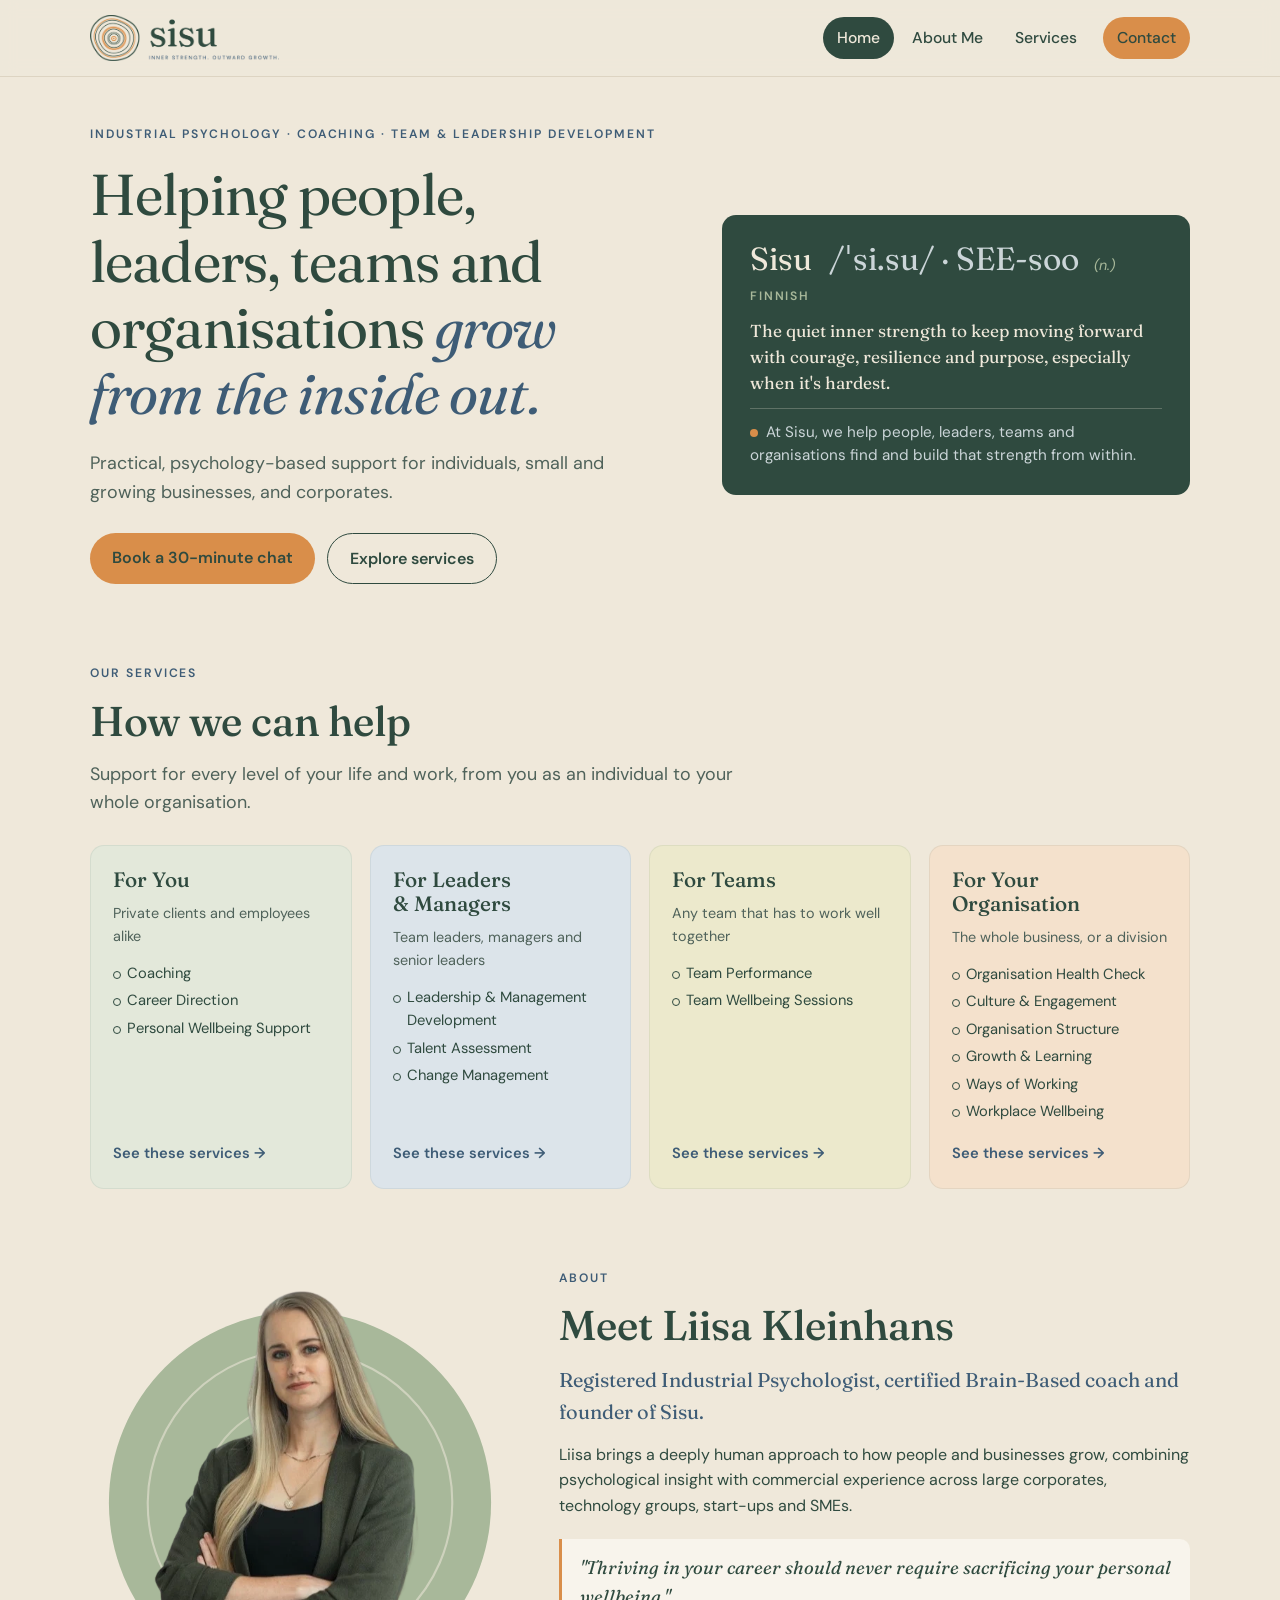
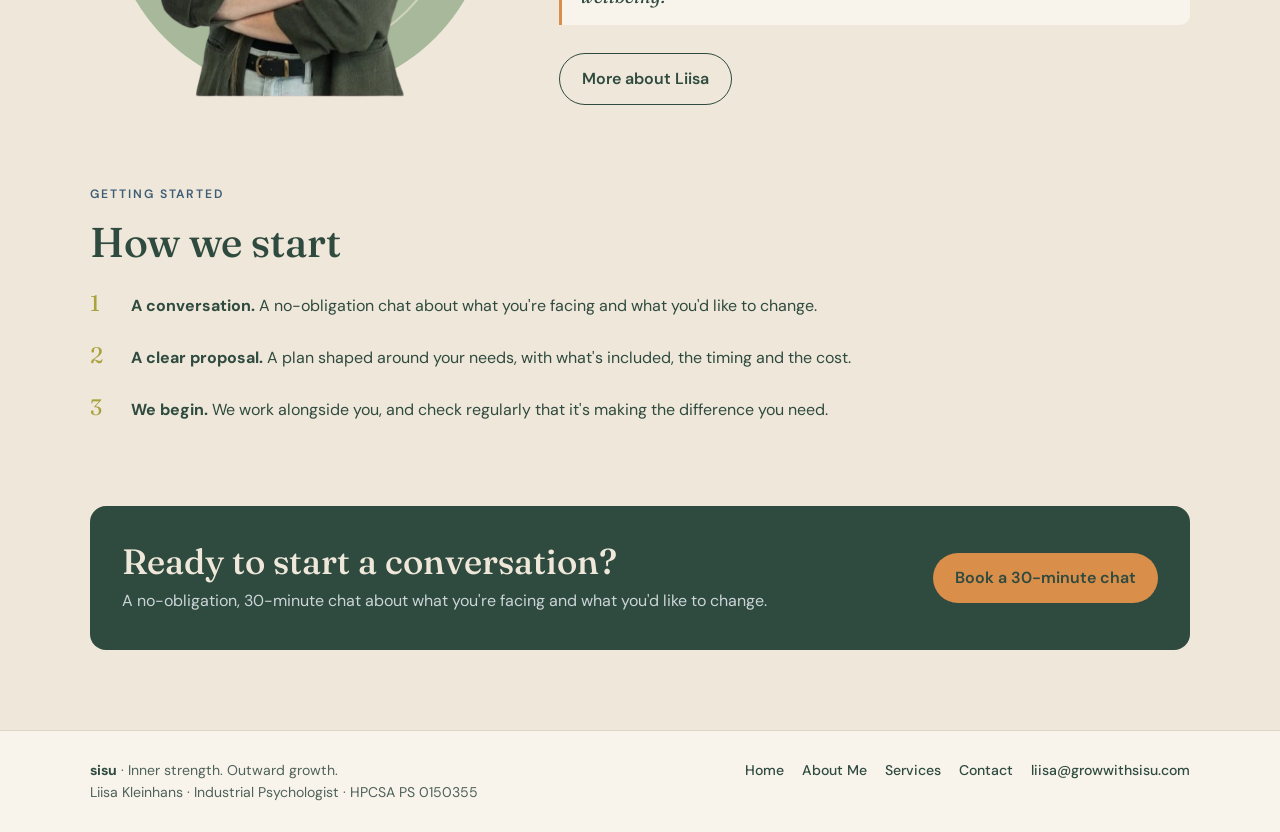
<file: index.html>
<!doctype html>
<html lang="en">
<head>
<meta charset="utf-8">
<meta name="viewport" content="width=device-width,initial-scale=1">
<title>Sisu · Liisa Kleinhans, Industrial Psychologist</title>
<meta name="description" content="Practical, psychology-based support for individuals, leaders, teams and organisations. Coaching, career guidance, team and leadership development.">
<link rel="icon" type="image/svg+xml" href="images/favicon.svg">
<link rel="preconnect" href="https://fonts.googleapis.com">
<link rel="preconnect" href="https://fonts.gstatic.com" crossorigin>
<link rel="stylesheet" href="https://fonts.googleapis.com/css2?family=Fraunces:ital,opsz,wght@0,9..144,400;0,9..144,500;0,9..144,600;1,9..144,400&family=DM+Sans:opsz,wght@9..40,400;9..40,500;9..40,600&display=swap">
<link rel="stylesheet" href="css/style.css">
</head>
<body>
<header class="site-header">
  <div class="wrap">
    <a class="brand-link" href="index.html" aria-label="Sisu home"><img src="images/logo.webp" alt="sisu: Inner strength. Outward growth." width="900" height="219"></a>
    <button class="menu-toggle" aria-expanded="false" aria-controls="menu" aria-label="Open menu">
      <svg viewBox="0 0 24 24" fill="none" stroke="currentColor" stroke-width="2" stroke-linecap="round"><path d="M4 7h16M4 12h16M4 17h16"/></svg>
    </button>
    <nav aria-label="Main"><ul class="menu" id="menu">
      <li><a href="index.html" aria-current="page">Home</a></li><li><a href="about.html">About Me</a></li><li><a href="services.html">Services</a></li><li><a class="menu-cta" href="contact.html#book">Contact</a></li>
    </ul></nav>
  </div>
</header>
<main class="wrap">
<section class="hero">
  <div class="stack" style="gap:18px">
    <div class="eyebrow">Industrial Psychology · Coaching · Team &amp; Leadership Development</div>
    <h1>Helping people, leaders, teams and organisations <em>grow from the inside out.</em></h1>
    <p class="lede">Practical, psychology-based support for individuals, small and growing businesses, and corporates.</p>
    <div class="btn-row">
      <a class="btn" href="contact.html#book">Book a 30-minute chat</a>
      <a class="btn ghost" href="services.html">Explore services</a>
    </div>
  </div>
  <aside class="definition" aria-label="What Sisu means">
    <div class="head">Sisu <span class="pron">/ˈsi.su/ · SEE-soo</span> <span class="pos">(n.)</span></div>
    <div class="src">Finnish</div>
    <p>The quiet inner strength to keep moving forward with courage, resilience and purpose, especially when it's hardest.</p>
    <p class="us"><span class="dot" aria-hidden="true"></span>At Sisu, we help people, leaders, teams and organisations find and build that strength from within.</p>
  </aside>
</section>

<section class="stack" style="gap:28px">
  <div class="stack prose">
    <div class="eyebrow">Our services</div>
    <h2>How we can help</h2>
    <p class="lede">Support for every level of your life and work, from you as an individual to your whole organisation.</p>
  </div>
  <div class="overview">
    <a class="tile" href="services.html#for-you" style="--tile-wash:var(--sage-wash)">
      <h3>For You</h3><span class="who">Private clients and employees alike</span>
      <ul><li>Coaching</li><li>Career Direction</li><li>Personal Wellbeing Support</li></ul>
      <span class="go">See these services →</span>
    </a>
    <a class="tile" href="services.html#for-leaders" style="--tile-wash:var(--lake-wash)">
      <h3>For Leaders &amp; Managers</h3><span class="who">Team leaders, managers and senior leaders</span>
      <ul><li>Leadership &amp; Management Development</li><li>Talent Assessment</li><li>Change Management</li></ul>
      <span class="go">See these services →</span>
    </a>
    <a class="tile" href="services.html#for-teams" style="--tile-wash:var(--moss-wash)">
      <h3>For Teams</h3><span class="who">Any team that has to work well together</span>
      <ul><li>Team Performance</li><li>Team Wellbeing Sessions</li></ul>
      <span class="go">See these services →</span>
    </a>
    <a class="tile" href="services.html#for-organisations" style="--tile-wash:var(--cloud-wash)">
      <h3>For Your Organisation</h3><span class="who">The whole business, or a division</span>
      <ul><li>Organisation Health Check</li><li>Culture &amp; Engagement</li><li>Organisation Structure</li><li>Growth &amp; Learning</li><li>Ways of Working</li><li>Workplace Wellbeing</li></ul>
      <span class="go">See these services →</span>
    </a>
  </div>
</section>

<section class="split">
  <div class="portrait">
    <svg class="portrait-rings" viewBox="0 0 400 400" aria-hidden="true">
      <circle cx="200" cy="215" r="182" fill="#A8B89A"/>
      <path d="M200 70c80 1 146 64 145 146-1 80-66 145-146 144-81-1-145-65-144-146 1-80 65-145 145-144z" fill="none" stroke="#EFE8DA" stroke-width="2" opacity=".55"/>
      <path d="M201 120c53 0 96 43 95 96-1 52-44 95-96 94-53-1-95-44-94-96 1-52 43-95 95-94z" fill="none" stroke="#EFE8DA" stroke-width="2" opacity=".45"/>
    </svg>
    <img src="images/liisa.webp" alt="Liisa Kleinhans, founder of Sisu" width="599" height="600">
  </div>
  <div class="stack about-text">
    <div class="eyebrow">About</div>
    <h2>Meet Liisa Kleinhans</h2>
    <p class="about-lede">Registered Industrial Psychologist, certified Brain-Based coach and founder of Sisu.</p>
    <p>Liisa brings a deeply human approach to how people and businesses grow, combining psychological insight with commercial experience across large corporates, technology groups, start-ups and SMEs.</p>
    <blockquote>"Thriving in your career should never require sacrificing your personal wellbeing."</blockquote>
    <div class="btn-row"><a class="btn ghost" href="about.html">More about Liisa</a></div>
  </div>
</section>

<section class="stack" style="gap:20px">
  <div class="stack prose">
    <div class="eyebrow">Getting started</div>
    <h2>How we start</h2>
  </div>
  <div class="start-steps">
      <div><span class="n">1</span><p><b>A conversation.</b> A no-obligation chat about what you're facing and what you'd like to change.</p></div>
      <div><span class="n">2</span><p><b>A clear proposal.</b> A plan shaped around your needs, with what's included, the timing and the cost.</p></div>
      <div><span class="n">3</span><p><b>We begin.</b> We work alongside you, and check regularly that it's making the difference you need.</p></div>
    </div>
</section>

<section class="band">
  <div>
    <h2>Ready to start a conversation?</h2>
    <p>A no-obligation, 30-minute chat about what you're facing and what you'd like to change.</p>
  </div>
  <a class="btn" href="contact.html#book">Book a 30-minute chat</a>
</section>
</main>
<footer class="site-footer">
  <div class="wrap">
    <div>
      <div><b style="color:var(--pine)">sisu</b> · Inner strength. Outward growth.</div>
      <div>Liisa Kleinhans · Industrial Psychologist · HPCSA PS 0150355</div>
    </div>
    <nav aria-label="Footer">
      <a href="index.html">Home</a><a href="about.html">About Me</a><a href="services.html">Services</a><a href="contact.html">Contact</a>
      <a href="mailto:liisa@growwithsisu.com">liisa@growwithsisu.com</a>
    </nav>
  </div>
</footer>
<script src="js/site.js"></script>
</body>
</html>
</file>
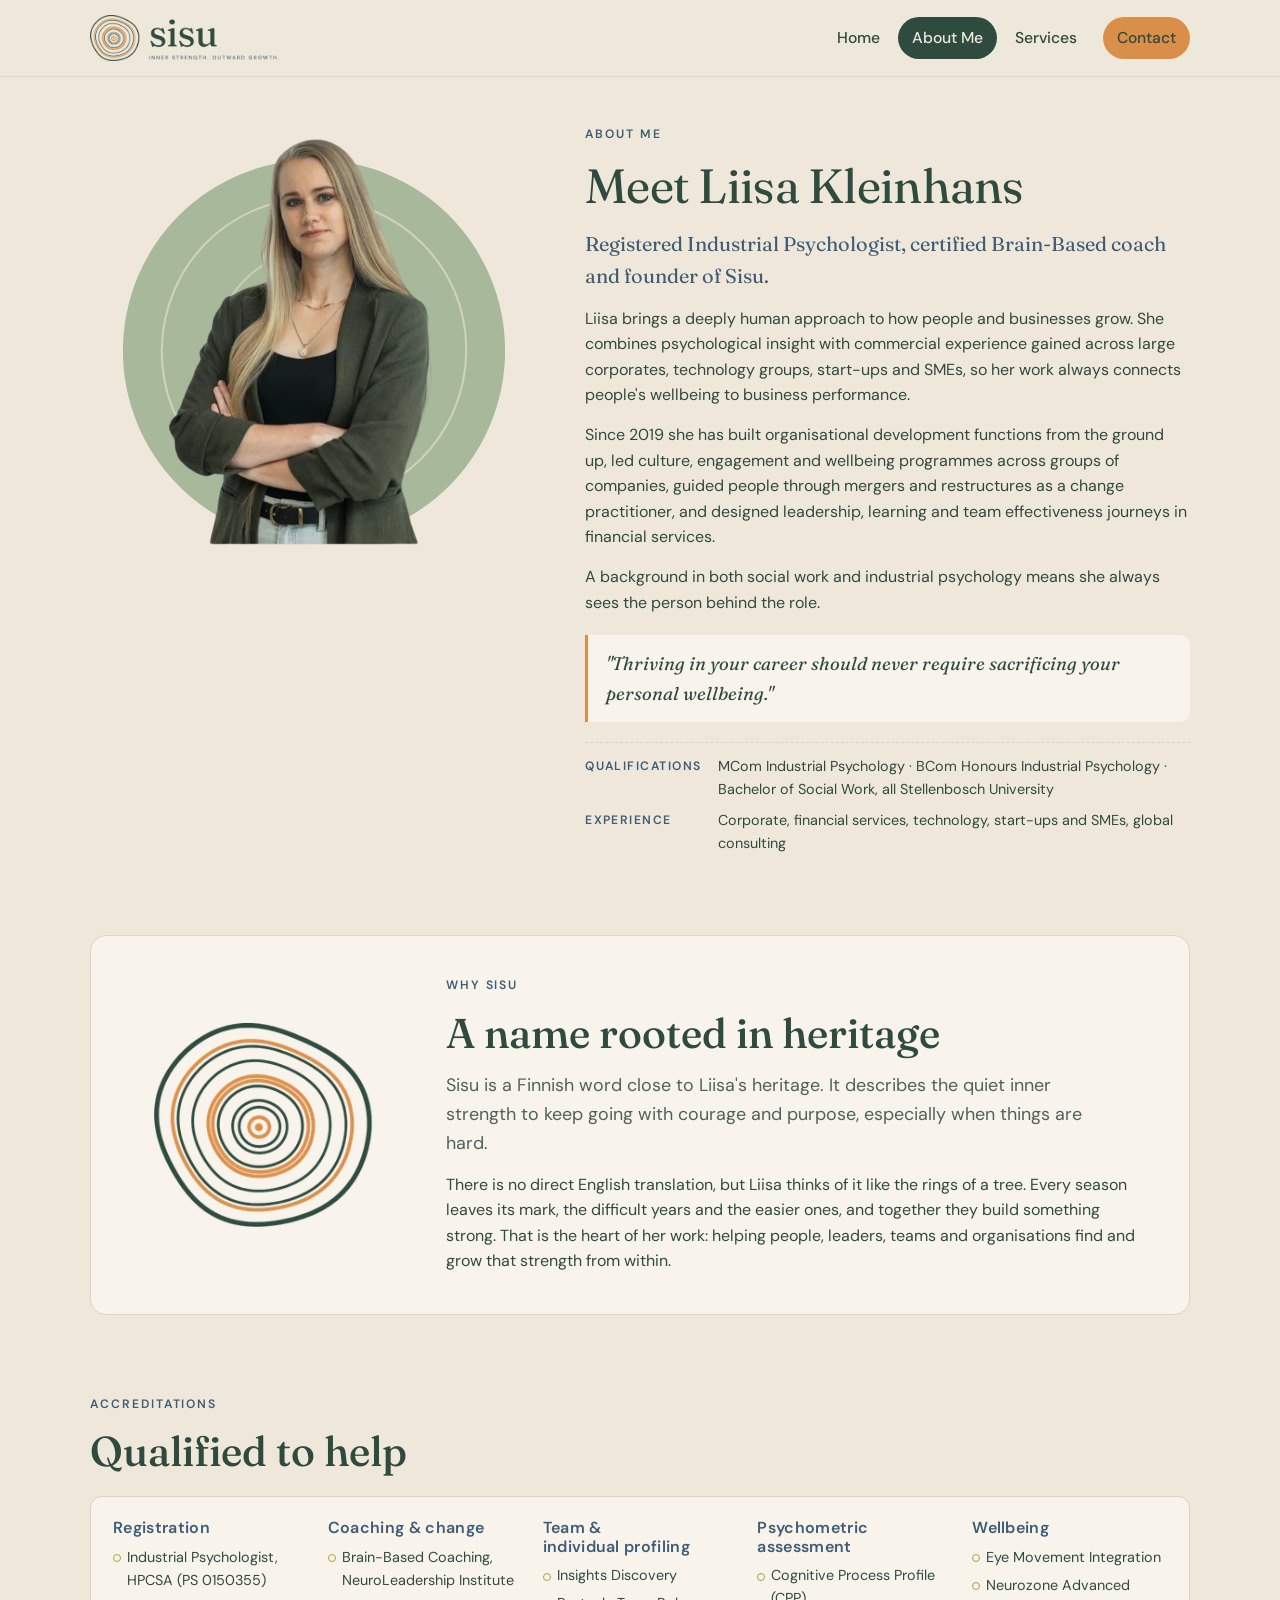
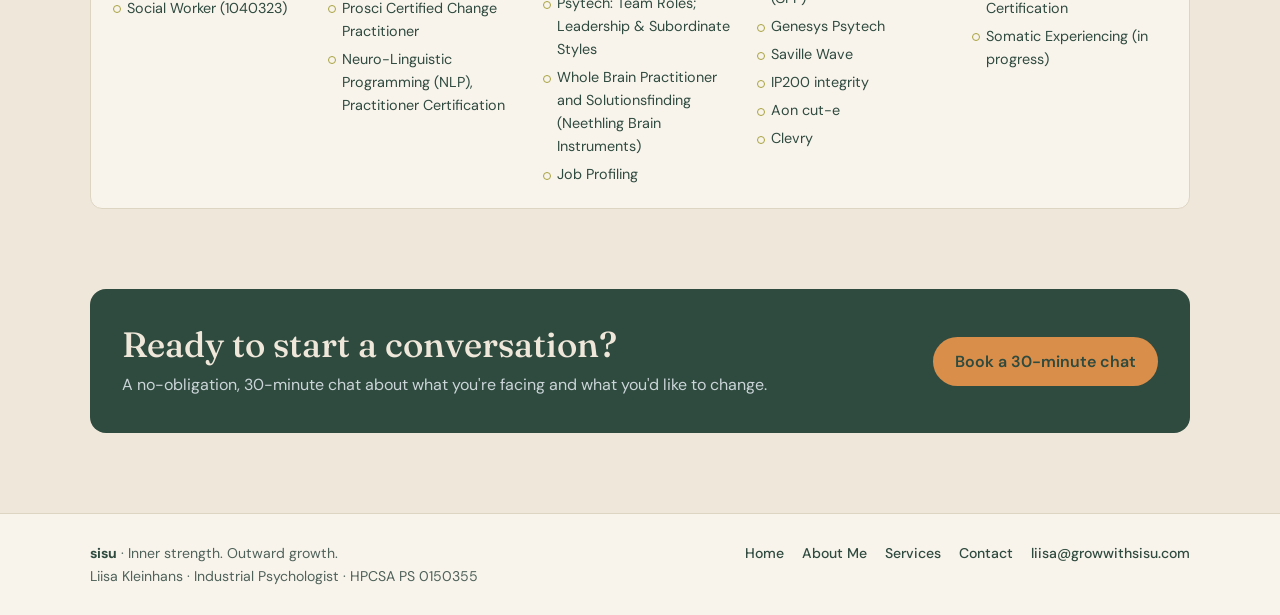
<file: about.html>
<!doctype html>
<html lang="en">
<head>
<meta charset="utf-8">
<meta name="viewport" content="width=device-width,initial-scale=1">
<title>About Liisa Kleinhans · Sisu</title>
<meta name="description" content="Liisa Kleinhans is a registered Industrial Psychologist, certified Brain-Based coach and founder of Sisu.">
<link rel="icon" type="image/svg+xml" href="images/favicon.svg">
<link rel="preconnect" href="https://fonts.googleapis.com">
<link rel="preconnect" href="https://fonts.gstatic.com" crossorigin>
<link rel="stylesheet" href="https://fonts.googleapis.com/css2?family=Fraunces:ital,opsz,wght@0,9..144,400;0,9..144,500;0,9..144,600;1,9..144,400&family=DM+Sans:opsz,wght@9..40,400;9..40,500;9..40,600&display=swap">
<link rel="stylesheet" href="css/style.css">
</head>
<body>
<header class="site-header">
  <div class="wrap">
    <a class="brand-link" href="index.html" aria-label="Sisu home"><img src="images/logo.webp" alt="sisu: Inner strength. Outward growth." width="900" height="219"></a>
    <button class="menu-toggle" aria-expanded="false" aria-controls="menu" aria-label="Open menu">
      <svg viewBox="0 0 24 24" fill="none" stroke="currentColor" stroke-width="2" stroke-linecap="round"><path d="M4 7h16M4 12h16M4 17h16"/></svg>
    </button>
    <nav aria-label="Main"><ul class="menu" id="menu">
      <li><a href="index.html">Home</a></li><li><a href="about.html" aria-current="page">About Me</a></li><li><a href="services.html">Services</a></li><li><a class="menu-cta" href="contact.html#book">Contact</a></li>
    </ul></nav>
  </div>
</header>
<main class="wrap">
<section class="about">
  <div class="portrait">
    <svg class="portrait-rings" viewBox="0 0 400 400" aria-hidden="true">
      <circle cx="200" cy="215" r="182" fill="#A8B89A"/>
      <path d="M200 70c80 1 146 64 145 146-1 80-66 145-146 144-81-1-145-65-144-146 1-80 65-145 145-144z" fill="none" stroke="#EFE8DA" stroke-width="2" opacity=".55"/>
      <path d="M201 120c53 0 96 43 95 96-1 52-44 95-96 94-53-1-95-44-94-96 1-52 43-95 95-94z" fill="none" stroke="#EFE8DA" stroke-width="2" opacity=".45"/>
    </svg>
    <img src="images/liisa.webp" alt="Liisa Kleinhans, founder of Sisu" width="599" height="600">
  </div>
  <div class="stack about-text">
    <div class="eyebrow">About me</div>
    <h1 style="font-size:clamp(2rem,4.6vw,3rem)">Meet Liisa Kleinhans</h1>
    <p class="about-lede">Registered Industrial Psychologist, certified Brain-Based coach and founder of Sisu.</p>
    <p>Liisa brings a deeply human approach to how people and businesses grow. She combines psychological insight with commercial experience gained across large corporates, technology groups, start-ups and SMEs, so her work always connects people's wellbeing to business performance.</p>
    <p>Since 2019 she has built organisational development functions from the ground up, led culture, engagement and wellbeing programmes across groups of companies, guided people through mergers and restructures as a change practitioner, and designed leadership, learning and team effectiveness journeys in financial services.</p>
    <p>A background in both social work and industrial psychology means she always sees the person behind the role.</p>
    <blockquote>"Thriving in your career should never require sacrificing your personal wellbeing."</blockquote>
    <dl class="quals">
      <dt>Qualifications</dt><dd>MCom Industrial Psychology · BCom Honours Industrial Psychology · Bachelor of Social Work, all Stellenbosch University</dd>
      <dt>Experience</dt><dd>Corporate, financial services, technology, start-ups and SMEs, global consulting</dd>
    </dl>
  </div>
</section>

<section class="why">
  <div class="why-mark"><img src="images/rings.webp" alt="" width="237" height="219"></div>
  <div class="stack prose">
    <div class="eyebrow">Why Sisu</div>
    <h2>A name rooted in heritage</h2>
    <p class="lede">Sisu is a Finnish word close to Liisa's heritage. It describes the quiet inner strength to keep going with courage and purpose, especially when things are hard.</p>
    <p>There is no direct English translation, but Liisa thinks of it like the rings of a tree. Every season leaves its mark, the difficult years and the easier ones, and together they build something strong. That is the heart of her work: helping people, leaders, teams and organisations find and grow that strength from within.</p>
  </div>
</section>

<section id="accreditations" class="stack" style="gap:20px">
  <div class="stack prose">
    <div class="eyebrow">Accreditations</div>
    <h2>Qualified to help</h2>
  </div>
  <div class="acc">
    <div><h4>Registration</h4><ul><li>Industrial Psychologist, HPCSA (PS 0150355)</li><li>Social Worker (1040323)</li></ul></div>
    <div><h4>Coaching &amp; change</h4><ul><li>Brain-Based Coaching, NeuroLeadership Institute</li><li>Prosci Certified Change Practitioner</li><li>Neuro-Linguistic Programming (NLP), Practitioner Certification</li></ul></div>
    <div><h4>Team &amp; individual profiling</h4><ul><li>Insights Discovery</li><li>Psytech: Team Roles; Leadership &amp; Subordinate Styles</li><li>Whole Brain Practitioner and Solutionsfinding (Neethling Brain Instruments)</li><li>Job Profiling</li></ul></div>
    <div><h4>Psychometric assessment</h4><ul><li>Cognitive Process Profile (CPP)</li><li>Genesys Psytech</li><li>Saville Wave</li><li>IP200 integrity</li><li>Aon cut-e</li><li>Clevry</li></ul></div>
    <div><h4>Wellbeing</h4><ul><li>Eye Movement Integration</li><li>Neurozone Advanced Certification</li><li>Somatic Experiencing (in progress)</li></ul></div>
  </div>
</section>

<section class="band">
  <div>
    <h2>Ready to start a conversation?</h2>
    <p>A no-obligation, 30-minute chat about what you're facing and what you'd like to change.</p>
  </div>
  <a class="btn" href="contact.html#book">Book a 30-minute chat</a>
</section>
</main>
<footer class="site-footer">
  <div class="wrap">
    <div>
      <div><b style="color:var(--pine)">sisu</b> · Inner strength. Outward growth.</div>
      <div>Liisa Kleinhans · Industrial Psychologist · HPCSA PS 0150355</div>
    </div>
    <nav aria-label="Footer">
      <a href="index.html">Home</a><a href="about.html">About Me</a><a href="services.html">Services</a><a href="contact.html">Contact</a>
      <a href="mailto:liisa@growwithsisu.com">liisa@growwithsisu.com</a>
    </nav>
  </div>
</footer>
<script src="js/site.js"></script>
</body>
</html>
</file>
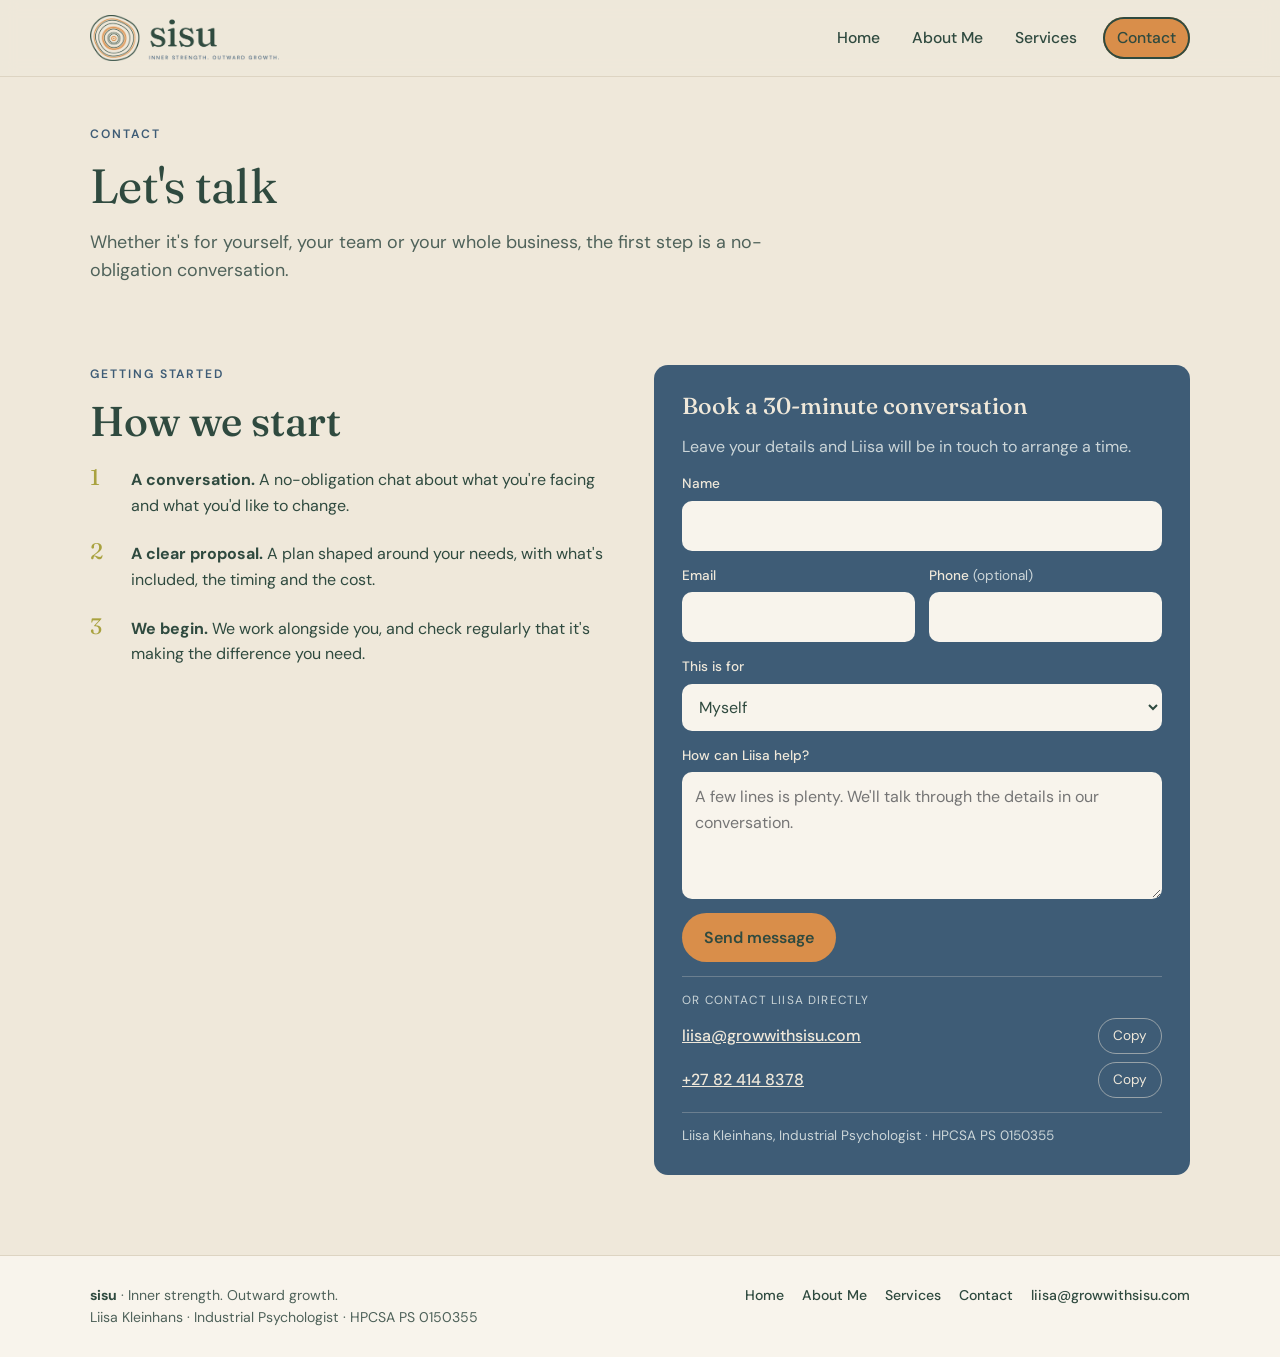
<file: contact.html>
<!doctype html>
<html lang="en">
<head>
<meta charset="utf-8">
<meta name="viewport" content="width=device-width,initial-scale=1">
<title>Contact · Sisu</title>
<meta name="description" content="Book a no-obligation 30-minute conversation with Liisa Kleinhans, Industrial Psychologist.">
<link rel="icon" type="image/svg+xml" href="images/favicon.svg">
<link rel="preconnect" href="https://fonts.googleapis.com">
<link rel="preconnect" href="https://fonts.gstatic.com" crossorigin>
<link rel="stylesheet" href="https://fonts.googleapis.com/css2?family=Fraunces:ital,opsz,wght@0,9..144,400;0,9..144,500;0,9..144,600;1,9..144,400&family=DM+Sans:opsz,wght@9..40,400;9..40,500;9..40,600&display=swap">
<link rel="stylesheet" href="css/style.css">
</head>
<body>
<header class="site-header">
  <div class="wrap">
    <a class="brand-link" href="index.html" aria-label="Sisu home"><img src="images/logo.webp" alt="sisu: Inner strength. Outward growth." width="900" height="219"></a>
    <button class="menu-toggle" aria-expanded="false" aria-controls="menu" aria-label="Open menu">
      <svg viewBox="0 0 24 24" fill="none" stroke="currentColor" stroke-width="2" stroke-linecap="round"><path d="M4 7h16M4 12h16M4 17h16"/></svg>
    </button>
    <nav aria-label="Main"><ul class="menu" id="menu">
      <li><a href="index.html">Home</a></li><li><a href="about.html">About Me</a></li><li><a href="services.html">Services</a></li><li><a class="menu-cta" href="contact.html#book" aria-current="page">Contact</a></li>
    </ul></nav>
  </div>
</header>
<main class="wrap">
<section class="page-intro">
  <div class="eyebrow">Contact</div>
  <h1 style="font-size:clamp(2rem,4.6vw,3rem)">Let's talk</h1>
  <p class="lede">Whether it's for yourself, your team or your whole business, the first step is a no-obligation conversation.</p>
</section>

<section id="book" class="start" style="scroll-margin-top:96px">
  <div class="stack">
    <div class="eyebrow">Getting started</div>
    <h2>How we start</h2>
    <div class="start-steps">
      <div><span class="n">1</span><p><b>A conversation.</b> A no-obligation chat about what you're facing and what you'd like to change.</p></div>
      <div><span class="n">2</span><p><b>A clear proposal.</b> A plan shaped around your needs, with what's included, the timing and the cost.</p></div>
      <div><span class="n">3</span><p><b>We begin.</b> We work alongside you, and check regularly that it's making the difference you need.</p></div>
    </div>
  </div>
  <div class="contact" id="contact-card">
    <h3>Book a 30-minute conversation</h3>
    <p>Leave your details and Liisa will be in touch to arrange a time.</p>
    <form class="enquiry" id="enquiry" action="https://formsubmit.co/liisa@growwithsisu.com" method="POST">
      <input type="hidden" name="_subject" value="New website enquiry">
      <input type="hidden" name="_template" value="table">
      <input type="hidden" name="_captcha" value="false">
      <input type="text" name="_honey" style="display:none" tabindex="-1" autocomplete="off" aria-hidden="true">
      <div class="field"><label for="f-name">Name</label><input id="f-name" name="Name" required autocomplete="name"></div>
      <div class="field-row">
        <div class="field"><label for="f-email">Email</label><input id="f-email" name="email" type="email" required autocomplete="email"></div>
        <div class="field"><label for="f-phone">Phone <span class="opt">(optional)</span></label><input id="f-phone" name="Phone" type="tel" autocomplete="tel"></div>
      </div>
      <div class="field"><label for="f-for">This is for</label>
        <select id="f-for" name="This is for">
          <option>Myself</option><option>My team</option><option>Leaders or managers in my business</option><option>My organisation</option><option>Not sure yet</option>
        </select></div>
      <div class="field"><label for="f-msg">How can Liisa help?</label><textarea id="f-msg" name="Message" rows="4" required placeholder="A few lines is plenty. We'll talk through the details in our conversation."></textarea></div>
      <button class="btn" type="submit">Send message</button>
      <p class="form-status" role="status" aria-live="polite"></p>
    </form>
    <div class="reach">
      <span class="k">Or contact Liisa directly</span>
      <div class="reach-row">
        <a href="mailto:liisa@growwithsisu.com">liisa@growwithsisu.com</a>
        <button class="copy" type="button" data-copy="liisa@growwithsisu.com">Copy</button>
      </div>
      <div class="reach-row">
        <a href="tel:+27824148378">+27 82 414 8378</a>
        <button class="copy" type="button" data-copy="+27 82 414 8378">Copy</button>
      </div>
    </div>
    <p class="reg">Liisa Kleinhans, Industrial Psychologist · HPCSA PS 0150355</p>
  </div>
</section>
</main>
<footer class="site-footer">
  <div class="wrap">
    <div>
      <div><b style="color:var(--pine)">sisu</b> · Inner strength. Outward growth.</div>
      <div>Liisa Kleinhans · Industrial Psychologist · HPCSA PS 0150355</div>
    </div>
    <nav aria-label="Footer">
      <a href="index.html">Home</a><a href="about.html">About Me</a><a href="services.html">Services</a><a href="contact.html">Contact</a>
      <a href="mailto:liisa@growwithsisu.com">liisa@growwithsisu.com</a>
    </nav>
  </div>
</footer>
<script src="js/site.js"></script>
</body>
</html>
</file>
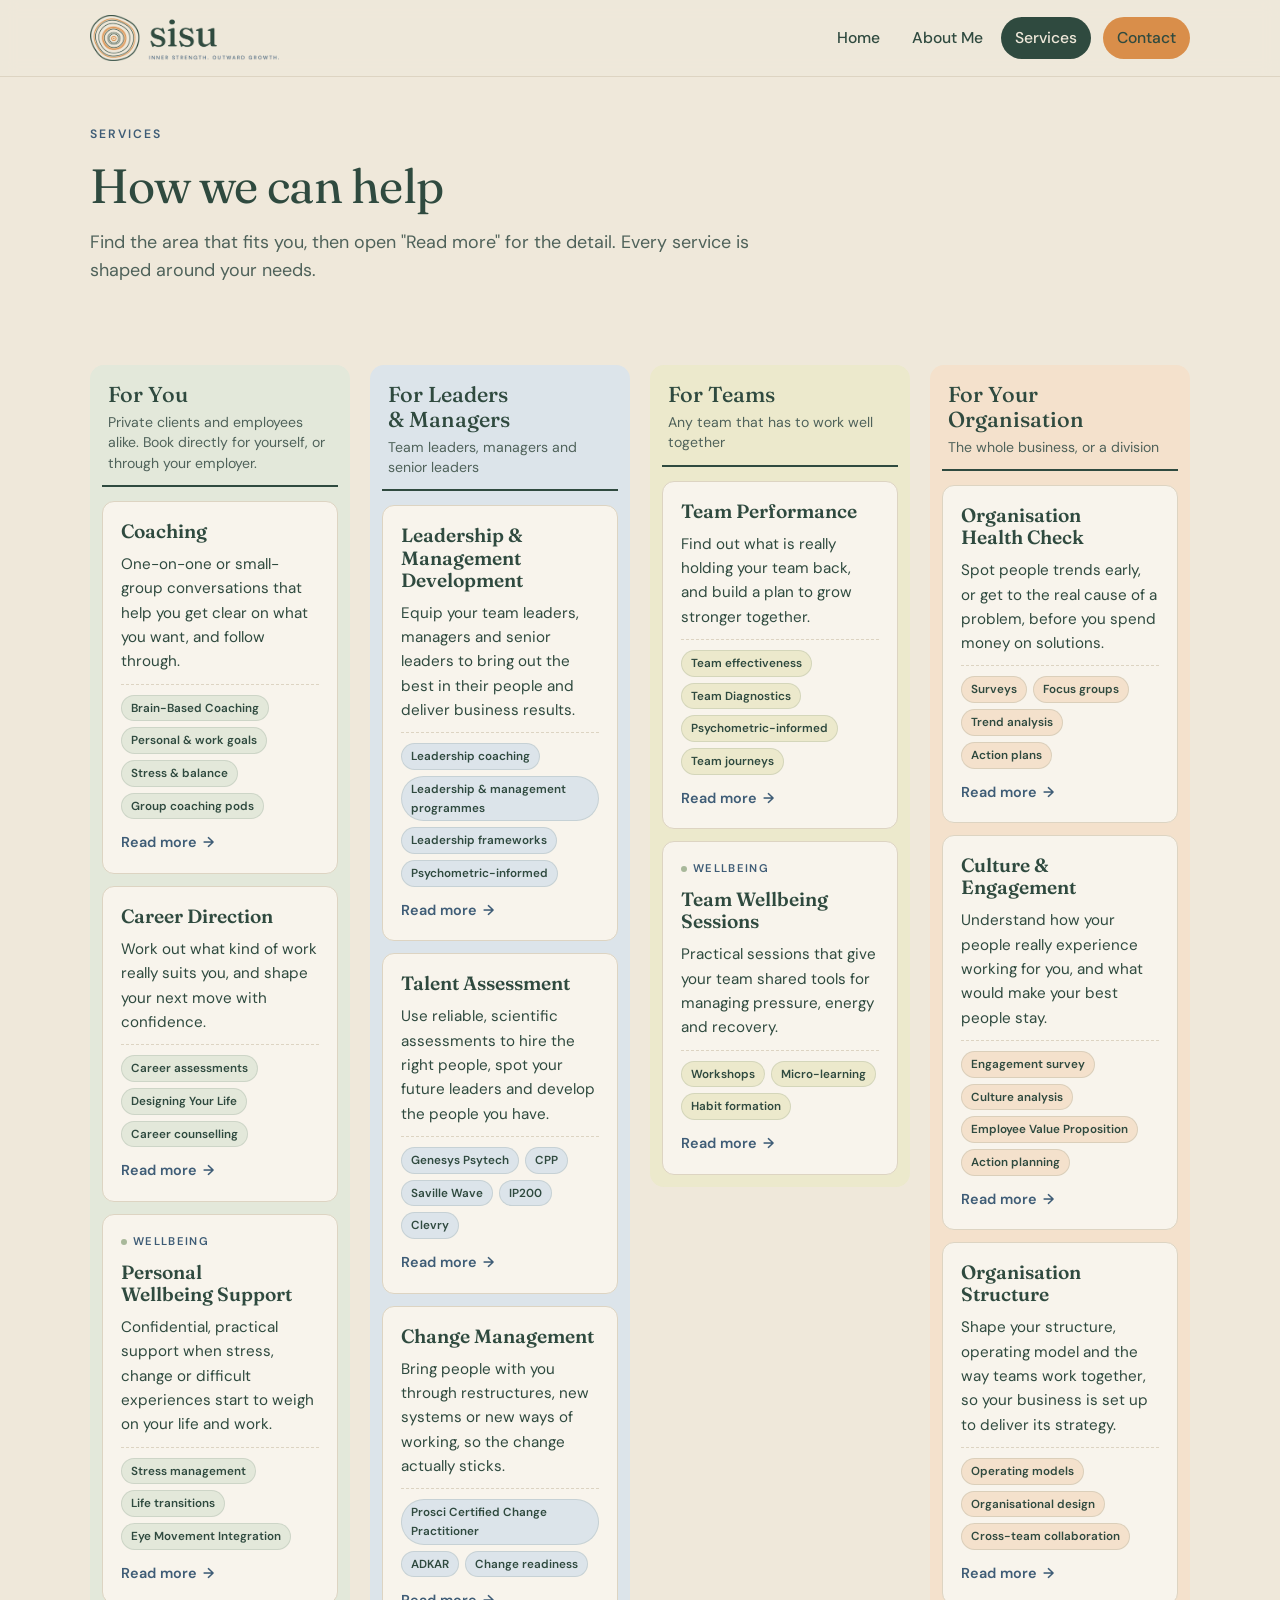
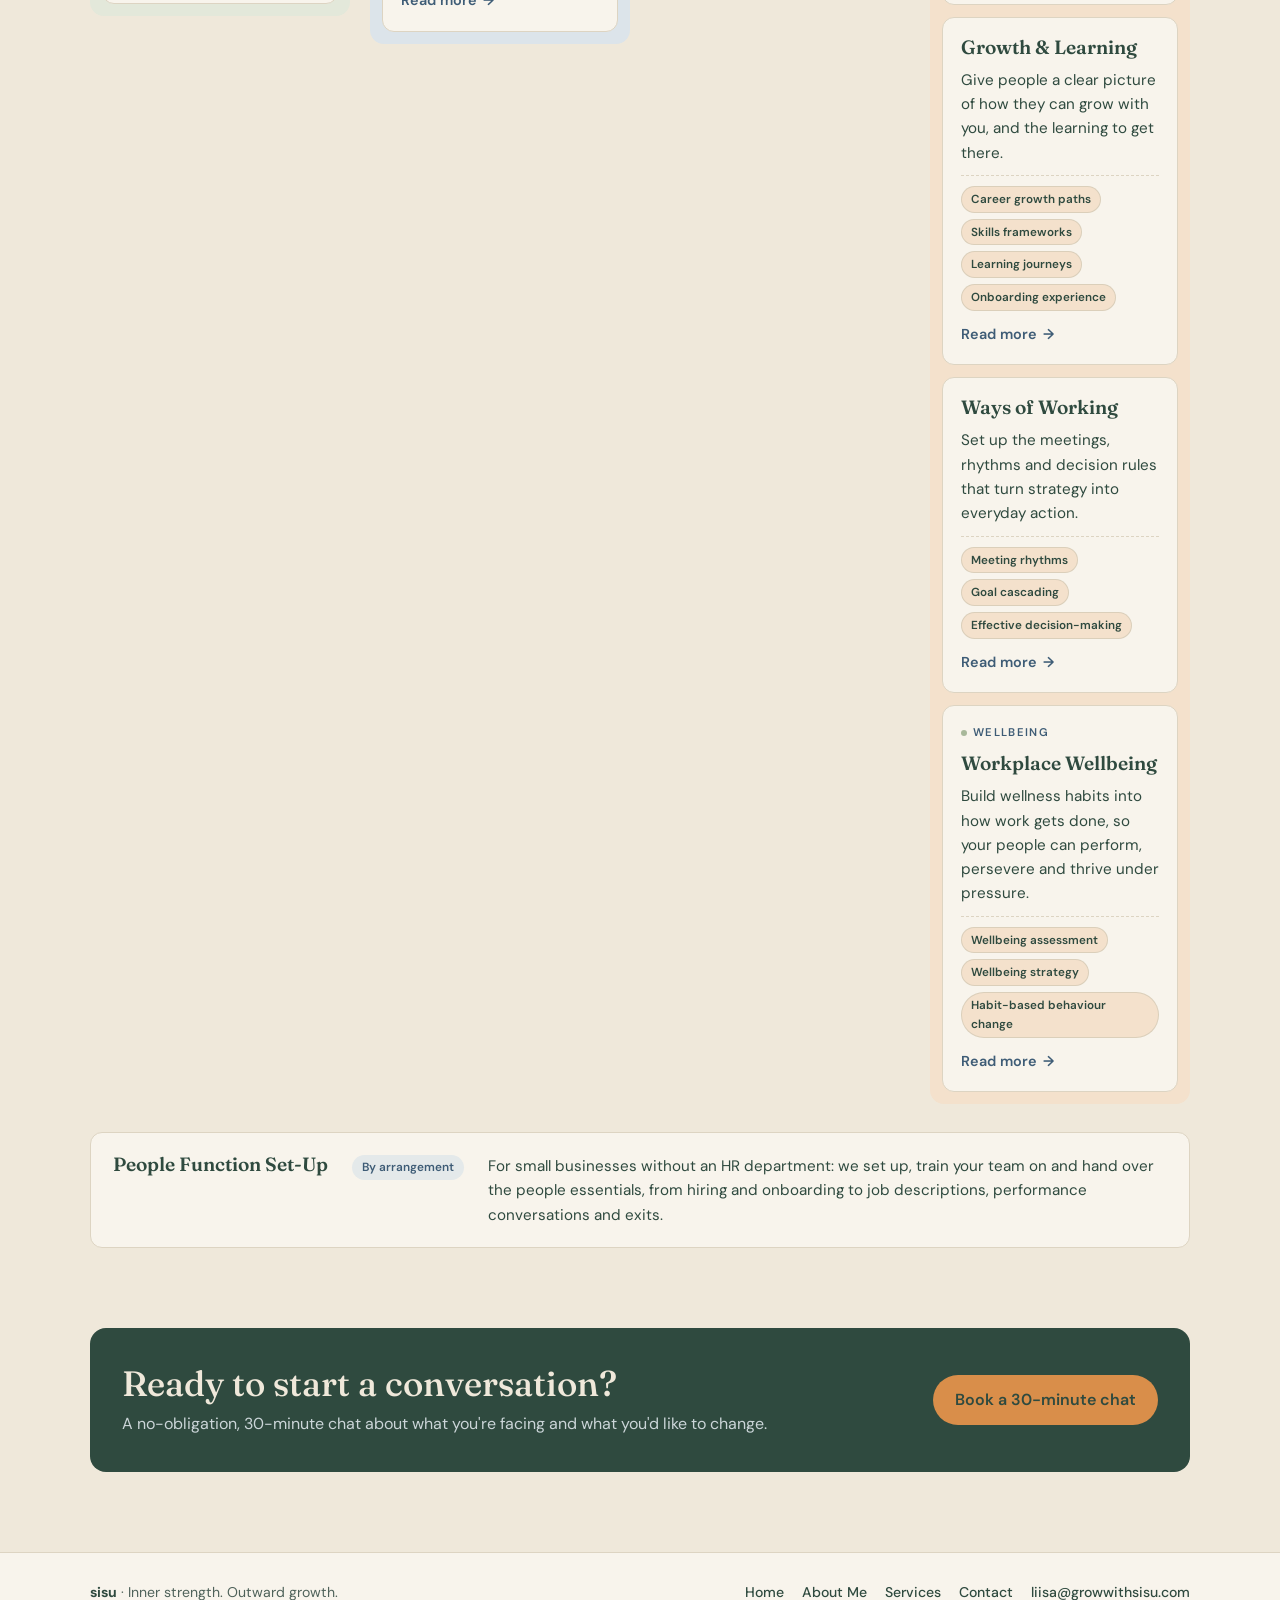
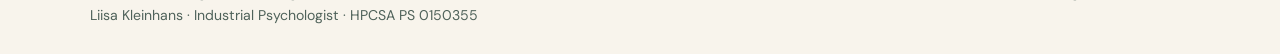
<file: services.html>
<!doctype html>
<html lang="en">
<head>
<meta charset="utf-8">
<meta name="viewport" content="width=device-width,initial-scale=1">
<title>Services · Sisu</title>
<meta name="description" content="Coaching, career direction, leadership development, talent assessment, team performance and organisation development.">
<link rel="icon" type="image/svg+xml" href="images/favicon.svg">
<link rel="preconnect" href="https://fonts.googleapis.com">
<link rel="preconnect" href="https://fonts.gstatic.com" crossorigin>
<link rel="stylesheet" href="https://fonts.googleapis.com/css2?family=Fraunces:ital,opsz,wght@0,9..144,400;0,9..144,500;0,9..144,600;1,9..144,400&family=DM+Sans:opsz,wght@9..40,400;9..40,500;9..40,600&display=swap">
<link rel="stylesheet" href="css/style.css">
</head>
<body>
<header class="site-header">
  <div class="wrap">
    <a class="brand-link" href="index.html" aria-label="Sisu home"><img src="images/logo.webp" alt="sisu: Inner strength. Outward growth." width="900" height="219"></a>
    <button class="menu-toggle" aria-expanded="false" aria-controls="menu" aria-label="Open menu">
      <svg viewBox="0 0 24 24" fill="none" stroke="currentColor" stroke-width="2" stroke-linecap="round"><path d="M4 7h16M4 12h16M4 17h16"/></svg>
    </button>
    <nav aria-label="Main"><ul class="menu" id="menu">
      <li><a href="index.html">Home</a></li><li><a href="about.html">About Me</a></li><li><a href="services.html" aria-current="page">Services</a></li><li><a class="menu-cta" href="contact.html#book">Contact</a></li>
    </ul></nav>
  </div>
</header>
<main class="wrap">
<section class="page-intro">
  <div class="eyebrow">Services</div>
  <h1 style="font-size:clamp(2rem,4.6vw,3rem)">How we can help</h1>
  <p class="lede">Find the area that fits you, then open "Read more" for the detail. Every service is shaped around your needs.</p>
</section>

<section class="stack" style="gap:28px">
  <div class="lanes" id="lanes"></div>
  <div class="arrangement">
    <h4>People Function Set-Up</h4>
    <span class="pill">By arrangement</span>
    <p>For small businesses without an HR department: we set up, train your team on and hand over the people essentials, from hiring and onboarding to job descriptions, performance conversations and exits.</p>
  </div>
</section>

<section class="band">
  <div>
    <h2>Ready to start a conversation?</h2>
    <p>A no-obligation, 30-minute chat about what you're facing and what you'd like to change.</p>
  </div>
  <a class="btn" href="contact.html#book">Book a 30-minute chat</a>
</section>
</main>
<script src="js/services.js"></script>
<footer class="site-footer">
  <div class="wrap">
    <div>
      <div><b style="color:var(--pine)">sisu</b> · Inner strength. Outward growth.</div>
      <div>Liisa Kleinhans · Industrial Psychologist · HPCSA PS 0150355</div>
    </div>
    <nav aria-label="Footer">
      <a href="index.html">Home</a><a href="about.html">About Me</a><a href="services.html">Services</a><a href="contact.html">Contact</a>
      <a href="mailto:liisa@growwithsisu.com">liisa@growwithsisu.com</a>
    </nav>
  </div>
</footer>
<script src="js/site.js"></script>
</body>
</html>
</file>
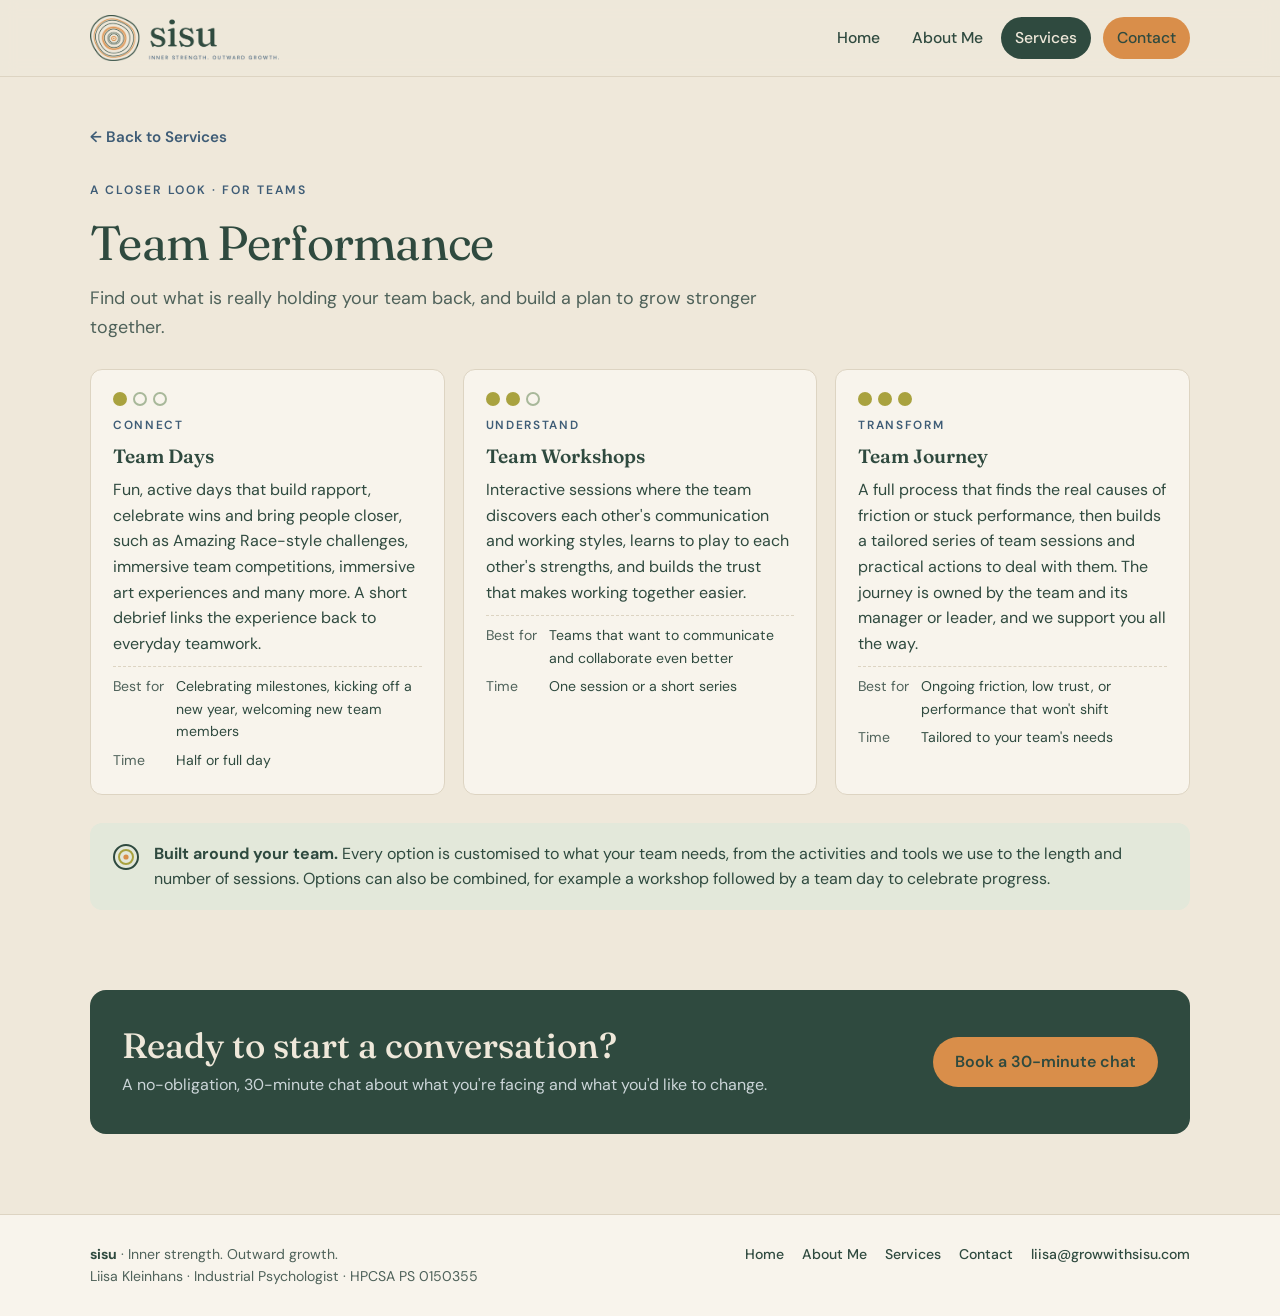
<file: team-performance.html>
<!doctype html>
<html lang="en">
<head>
<meta charset="utf-8">
<meta name="viewport" content="width=device-width,initial-scale=1">
<title>Team Performance · Sisu</title>
<meta name="description" content="Team Days, Team Workshops and Team Journeys: find out what is holding your team back and grow stronger together.">
<link rel="icon" type="image/svg+xml" href="images/favicon.svg">
<link rel="preconnect" href="https://fonts.googleapis.com">
<link rel="preconnect" href="https://fonts.gstatic.com" crossorigin>
<link rel="stylesheet" href="https://fonts.googleapis.com/css2?family=Fraunces:ital,opsz,wght@0,9..144,400;0,9..144,500;0,9..144,600;1,9..144,400&family=DM+Sans:opsz,wght@9..40,400;9..40,500;9..40,600&display=swap">
<link rel="stylesheet" href="css/style.css">
</head>
<body>
<header class="site-header">
  <div class="wrap">
    <a class="brand-link" href="index.html" aria-label="Sisu home"><img src="images/logo.webp" alt="sisu: Inner strength. Outward growth." width="900" height="219"></a>
    <button class="menu-toggle" aria-expanded="false" aria-controls="menu" aria-label="Open menu">
      <svg viewBox="0 0 24 24" fill="none" stroke="currentColor" stroke-width="2" stroke-linecap="round"><path d="M4 7h16M4 12h16M4 17h16"/></svg>
    </button>
    <nav aria-label="Main"><ul class="menu" id="menu">
      <li><a href="index.html">Home</a></li><li><a href="about.html">About Me</a></li><li><a href="services.html" aria-current="page">Services</a></li><li><a class="menu-cta" href="contact.html#book">Contact</a></li>
    </ul></nav>
  </div>
</header>
<main class="wrap">
<a class="back" href="services.html#for-teams">← Back to Services</a>
<section class="closer">
  <div class="stack prose">
    <div class="eyebrow">A closer look · For Teams</div>
    <h1 style="font-size:clamp(2rem,4.6vw,3rem)">Team Performance</h1>
    <p class="lede">Find out what is really holding your team back, and build a plan to grow stronger together.</p>
  </div>
  <div class="depths">
    <div class="depth">
      <div class="rings" aria-label="Depth: light"><i class="on"></i><i></i><i></i></div>
      <div class="lbl">Connect</div>
      <h4>Team Days</h4>
      <p>Fun, active days that build rapport, celebrate wins and bring people closer, such as Amazing Race-style challenges, immersive team competitions, immersive art experiences and many more. A short debrief links the experience back to everyday teamwork.</p>
      <dl><dt>Best for</dt><dd>Celebrating milestones, kicking off a new year, welcoming new team members</dd><dt>Time</dt><dd>Half or full day</dd></dl>
    </div>
    <div class="depth">
      <div class="rings" aria-label="Depth: medium"><i class="on"></i><i class="on"></i><i></i></div>
      <div class="lbl">Understand</div>
      <h4>Team Workshops</h4>
      <p>Interactive sessions where the team discovers each other's communication and working styles, learns to play to each other's strengths, and builds the trust that makes working together easier.</p>
      <dl><dt>Best for</dt><dd>Teams that want to communicate and collaborate even better</dd><dt>Time</dt><dd>One session or a short series</dd></dl>
    </div>
    <div class="depth">
      <div class="rings" aria-label="Depth: deep"><i class="on"></i><i class="on"></i><i class="on"></i></div>
      <div class="lbl">Transform</div>
      <h4>Team Journey</h4>
      <p>A full process that finds the real causes of friction or stuck performance, then builds a tailored series of team sessions and practical actions to deal with them. The journey is owned by the team and its manager or leader, and we support you all the way.</p>
      <dl><dt>Best for</dt><dd>Ongoing friction, low trust, or performance that won't shift</dd><dt>Time</dt><dd>Tailored to your team's needs</dd></dl>
    </div>
  </div>
  <div class="custom">
    <svg viewBox="0 0 28 28" aria-hidden="true"><circle cx="14" cy="14" r="12" fill="none" stroke="#2F4A3F" stroke-width="2"/><circle cx="14" cy="14" r="7" fill="none" stroke="#A9A23F" stroke-width="2"/><circle cx="14" cy="14" r="2.6" fill="#D98E4A"/></svg>
    <p><b>Built around your team.</b> Every option is customised to what your team needs, from the activities and tools we use to the length and number of sessions. Options can also be combined, for example a workshop followed by a team day to celebrate progress.</p>
  </div>
</section>

<section class="band">
  <div>
    <h2>Ready to start a conversation?</h2>
    <p>A no-obligation, 30-minute chat about what you're facing and what you'd like to change.</p>
  </div>
  <a class="btn" href="contact.html#book">Book a 30-minute chat</a>
</section>
</main>
<footer class="site-footer">
  <div class="wrap">
    <div>
      <div><b style="color:var(--pine)">sisu</b> · Inner strength. Outward growth.</div>
      <div>Liisa Kleinhans · Industrial Psychologist · HPCSA PS 0150355</div>
    </div>
    <nav aria-label="Footer">
      <a href="index.html">Home</a><a href="about.html">About Me</a><a href="services.html">Services</a><a href="contact.html">Contact</a>
      <a href="mailto:liisa@growwithsisu.com">liisa@growwithsisu.com</a>
    </nav>
  </div>
</footer>
<script src="js/site.js"></script>
</body>
</html>
</file>
<file: css/style.css>
/* Sisu website. Brand: Birch ground, Pine/Lake text, Sage/Moss blocks, Cloudberry as a rare accent. */
:root{
  --pine:#2F4A3F; --lake:#3E5C76; --sage:#A8B89A; --moss:#A9A23F; --birch:#EFE8DA; --mist:#CBD5D8; --cloudberry:#D98E4A;
  --paper:#F8F4EC; --ink:#2F4A3F; --ink-soft:#4F625A; --line:#DDD4C2;
  --sage-wash:#E3E8DA; --moss-wash:#ECE9CC; --lake-wash:#DCE4EA; --mist-wash:#E4E9EA; --cloud-wash:#F4E1CC;
  --display:"Fraunces", Georgia, "Times New Roman", serif;
  --body:"DM Sans", "Segoe UI", system-ui, sans-serif;
  color-scheme:light;
}
*{box-sizing:border-box}
html{scroll-behavior:smooth;scroll-padding-top:96px}
body{margin:0;background:var(--birch);color:var(--ink);font-family:var(--body);font-size:1rem;line-height:1.6}
img{max-width:100%;display:block}
a{color:var(--lake)}
a:focus-visible,button:focus-visible,summary:focus-visible{outline:2px solid var(--cloudberry);outline-offset:3px;border-radius:4px}
h1,h2,h3,h4{font-family:var(--display);font-weight:500;line-height:1.15;text-wrap:balance;margin:0;color:var(--pine)}
h1{font-size:clamp(2.2rem,5.4vw,3.6rem);font-weight:400;letter-spacing:-.015em}
h1 em{font-style:italic;color:var(--lake)}
h2{font-size:clamp(1.9rem,4vw,2.6rem)}
h3{font-size:1.45rem}
h4{font-size:1.2rem;font-weight:600}
p{margin:0}
.wrap{max-width:1140px;margin:0 auto;padding-inline:20px}
main.wrap{padding-block:48px 80px;display:flex;flex-direction:column;gap:80px}
.eyebrow{font-size:.76rem;letter-spacing:.16em;text-transform:uppercase;color:var(--lake);font-weight:600}
.stack{display:flex;flex-direction:column;gap:14px}
.prose{max-width:64ch}
.lede{font-size:1.12rem;color:var(--ink-soft);max-width:56ch}

/* Header + menu */
.site-header{position:sticky;top:0;z-index:20;background:rgba(239,232,218,.94);backdrop-filter:blur(8px);-webkit-backdrop-filter:blur(8px);border-bottom:1px solid var(--line)}
.site-header .wrap{display:flex;align-items:center;justify-content:flex-start;gap:20px;min-height:76px}
.brand-link{display:block;flex:none}
.site-header nav{margin-left:auto}
.brand-link img{height:46px;width:auto}
.menu{display:flex;align-items:center;gap:4px;list-style:none;margin:0;padding:0}
.menu a{display:block;padding:8px 14px;border-radius:99px;text-decoration:none;color:var(--pine);font-weight:500;font-size:.98rem}
.menu a:hover{background:var(--paper)}
.menu a[aria-current="page"]{background:var(--pine);color:var(--birch)}
.menu a.menu-cta{background:var(--cloudberry);color:var(--pine);margin-left:8px}
.menu a.menu-cta:hover{background:#e39c5c}
.menu-toggle{display:none;background:none;border:1px solid var(--line);border-radius:10px;width:46px;height:46px;cursor:pointer;color:var(--pine);align-items:center;justify-content:center}
.menu-toggle svg{width:22px;height:22px}
@media (max-width:820px){
  .brand-link img{height:38px}
  .menu-toggle{display:inline-flex;margin-left:auto}
  .site-header nav{margin-left:0}
  .site-header .wrap{gap:0}
  .menu{display:none;position:absolute;left:0;right:0;top:100%;flex-direction:column;align-items:stretch;gap:2px;padding:10px 16px 18px;background:var(--birch);border-bottom:1px solid var(--line);box-shadow:0 12px 24px rgba(47,74,63,.08)}
  .menu.open{display:flex}
  .menu a{padding:12px 16px;font-size:1.05rem}
  .menu a.menu-cta{margin-left:0;margin-top:6px;text-align:center}
}

/* Buttons */
.btn{display:inline-block;background:var(--cloudberry);color:var(--pine);font-weight:600;padding:12px 22px;border-radius:99px;text-decoration:none;font-size:1rem}
.btn:hover{background:#e39c5c}
.btn.ghost{background:transparent;border:1.5px solid var(--pine)}
.btn.ghost:hover{background:var(--paper)}
.btn-row{display:flex;flex-wrap:wrap;gap:12px;margin-top:8px}

/* Hero + Sisu definition */
.hero{display:grid;grid-template-columns:minmax(0,1.25fr) minmax(0,1fr);gap:48px;align-items:center}
@media (max-width:820px){.hero{grid-template-columns:1fr;gap:28px}}
.hero .lede{margin-top:4px}
.definition{background:var(--pine);color:var(--birch);border-radius:14px;padding:28px;display:flex;flex-direction:column;gap:12px}
.definition .head{font-family:var(--display);font-size:2rem;line-height:1;color:var(--birch)}
.definition .pron{color:var(--mist);margin-left:10px;white-space:nowrap}
.definition .head span.pos{font-family:var(--body);font-size:.9rem;font-style:italic;color:var(--sage);margin-left:8px}
.definition .src{font-size:.76rem;letter-spacing:.14em;text-transform:uppercase;color:var(--sage);font-weight:600}
.definition p{font-family:var(--display);font-size:1.08rem;line-height:1.5}
.definition .us{font-family:var(--body);font-size:.95rem;color:var(--mist);border-top:1px solid rgba(239,232,218,.25);padding-top:12px}
.dot{display:inline-block;width:8px;height:8px;border-radius:50%;background:var(--cloudberry);vertical-align:middle;margin-right:8px}

/* Page intro (inner pages) */
.page-intro{display:flex;flex-direction:column;gap:14px;max-width:70ch}

/* Home: service overview tiles */
.overview{display:grid;grid-template-columns:repeat(4,minmax(0,1fr));gap:18px}
@media (max-width:1000px){.overview{grid-template-columns:repeat(2,minmax(0,1fr))}}
@media (max-width:560px){.overview{grid-template-columns:1fr}}
.tile{background:var(--tile-wash,var(--paper));border-radius:14px;padding:22px;display:flex;flex-direction:column;gap:10px;text-decoration:none;color:var(--ink);border:1px solid rgba(47,74,63,.08);transition:transform .2s}
.tile:hover{transform:translateY(-2px)}
.tile h3{font-size:1.3rem}
.tile .who{font-size:.9rem;color:var(--ink-soft)}
.tile ul{margin:4px 0 0;padding:0;list-style:none;display:flex;flex-direction:column;gap:4px;font-size:.92rem}
.tile li{padding-left:14px;position:relative}
.tile li::before{content:"";position:absolute;left:0;top:.6em;width:6px;height:6px;border-radius:50%;border:1.5px solid var(--pine)}
.tile .go{margin-top:auto;padding-top:8px;font-weight:600;color:var(--lake);font-size:.92rem}

/* Intro split (home about teaser) */
.split{display:grid;grid-template-columns:minmax(0,.8fr) minmax(0,1.2fr);gap:48px;align-items:center}
@media (max-width:820px){.split{grid-template-columns:1fr;gap:28px}}

/* Service lanes */
.lanes{display:grid;grid-template-columns:repeat(4,minmax(0,1fr));gap:20px;align-items:start}
@media (max-width:1000px){.lanes{grid-template-columns:repeat(2,minmax(0,1fr))}}
@media (max-width:580px){.lanes{grid-template-columns:1fr}}
.lane{display:flex;flex-direction:column;gap:12px;min-width:0;background:var(--lane-wash);border-radius:14px;padding:12px;scroll-margin-top:96px}
.lane-head{border-bottom:2px solid var(--pine);padding:6px 6px 12px;margin-bottom:2px;display:flex;flex-direction:column;gap:4px}
.lane-head h3{font-size:1.35rem}
.lane-head span{font-size:.88rem;color:var(--ink-soft);line-height:1.45}
.card{background:var(--paper);border:1px solid var(--line);border-radius:12px;padding:18px;display:flex;flex-direction:column;gap:10px;min-width:0}
.card .line{font-size:.95rem;color:var(--ink)}
.tags{display:flex;flex-wrap:wrap;gap:6px;padding-top:10px;border-top:1px dashed var(--line)}
.tag{font-size:.73rem;font-weight:600;padding:3px 9px;border-radius:99px;background:var(--lane-wash);border:1px solid rgba(47,74,63,.12);color:var(--pine)}
.well{font-size:.7rem;font-weight:600;color:var(--lake);letter-spacing:.12em;text-transform:uppercase;display:flex;align-items:center;gap:6px}
.well::before{content:"";width:6px;height:6px;border-radius:50%;background:var(--sage)}
details.more summary{cursor:pointer;font-weight:600;font-size:.9rem;color:var(--lake);list-style:none;display:inline-flex;align-items:center;gap:6px}
details.more summary::-webkit-details-marker{display:none}
details.more summary::after{content:"→";transition:transform .2s}
details.more[open] summary::after{transform:rotate(90deg)}
.detail{display:flex;flex-direction:column;gap:12px;padding-top:10px;font-size:.92rem}
.detail .best{color:var(--ink-soft);font-size:.88rem}
.detail .note{font-style:italic}
.detail .note b{font-weight:600}
.sub{display:flex;flex-direction:column;gap:2px}
.sub b{font-weight:600;color:var(--pine)}
.arrangement{background:var(--paper);border:1px solid var(--line);border-radius:12px;padding:20px 22px;display:flex;flex-wrap:wrap;gap:8px 24px;align-items:baseline}
.arrangement p{flex:1 1 380px;min-width:0;font-size:.95rem}
.pill{font-size:.74rem;font-weight:600;padding:3px 10px;border-radius:99px;background:var(--mist-wash);color:var(--lake)}

/* Team Performance closer look */
.closer{display:flex;flex-direction:column;gap:28px;scroll-margin-top:96px}
.depths{display:grid;grid-template-columns:repeat(3,minmax(0,1fr));gap:18px}
@media (max-width:820px){.depths{grid-template-columns:1fr}}
.depth{background:var(--paper);border:1px solid var(--line);border-radius:12px;padding:22px;display:flex;flex-direction:column;gap:10px;min-width:0}
.rings{display:flex;gap:6px;align-items:center}
.rings i{width:14px;height:14px;border-radius:50%;border:2px solid var(--sage)}
.rings i.on{background:var(--moss);border-color:var(--moss)}
.depth .lbl{font-size:.74rem;letter-spacing:.14em;text-transform:uppercase;color:var(--lake);font-weight:600}
.depth dl{margin:0;display:grid;grid-template-columns:auto 1fr;gap:6px 12px;font-size:.88rem;padding-top:8px;border-top:1px dashed var(--line)}
.depth dt{color:var(--ink-soft)}
.depth dd{margin:0}
.custom{background:var(--sage-wash);border-radius:12px;padding:18px 22px;display:flex;gap:14px;align-items:flex-start}
.custom svg{flex:none;width:28px;height:28px;margin-top:2px}

/* About */
.about{display:grid;grid-template-columns:minmax(0,.85fr) minmax(0,1.15fr);gap:48px;align-items:start}
@media (max-width:820px){.about{grid-template-columns:1fr;gap:28px}}
.portrait{position:relative;max-width:420px;width:100%;aspect-ratio:1/1;margin-inline:auto;container-type:inline-size}
.portrait-rings{position:absolute;inset:0;width:100%;height:100%}
.portrait img{position:absolute;inset:0;width:100%;height:100%;object-fit:contain;object-position:bottom;
  -webkit-mask:radial-gradient(circle 45.5cqw at 50% 53.75%,#000 99%,transparent 100%),linear-gradient(#000,#000) top/100% 52% no-repeat;
  mask:radial-gradient(circle 45.5cqw at 50% 53.75%,#000 99%,transparent 100%),linear-gradient(#000,#000) top/100% 52% no-repeat}
.about-text{max-width:62ch}
.about-lede{font-family:var(--display);font-size:1.25rem;color:var(--lake)}
blockquote{margin:6px 0;padding:14px 18px;border-left:3px solid var(--cloudberry);font-family:var(--display);font-style:italic;font-size:1.15rem;color:var(--pine);background:var(--paper);border-radius:0 10px 10px 0}
.quals{margin:0;display:grid;grid-template-columns:auto 1fr;gap:8px 16px;font-size:.9rem;padding-top:12px;border-top:1px dashed var(--line)}
.quals dt{font-size:.76rem;letter-spacing:.12em;text-transform:uppercase;color:var(--lake);font-weight:600;padding-top:2px}
.quals dd{margin:0}
.acc{display:grid;grid-template-columns:repeat(5,minmax(0,1fr));gap:20px;background:var(--paper);border:1px solid var(--line);border-radius:12px;padding:22px}
@media (max-width:1000px){.acc{grid-template-columns:repeat(3,minmax(0,1fr))}}
@media (max-width:620px){.acc{grid-template-columns:1fr 1fr}}
@media (max-width:420px){.acc{grid-template-columns:1fr}}
.acc > div{display:flex;flex-direction:column;gap:8px;min-width:0}
.acc h4{font-size:1rem;color:var(--lake);font-family:var(--body);font-weight:600;letter-spacing:.02em}
.acc ul{margin:0;padding:0;list-style:none;display:flex;flex-direction:column;gap:5px;font-size:.9rem}
.acc li{padding-left:14px;position:relative}
.acc li::before{content:"";position:absolute;left:0;top:.6em;width:6px;height:6px;border-radius:50%;border:1.5px solid var(--moss)}

/* Start + contact */
.start{display:grid;grid-template-columns:minmax(0,1fr) minmax(0,1fr);gap:28px;align-items:stretch}
@media (max-width:820px){.start{grid-template-columns:1fr}}
.start-steps{display:flex;flex-direction:column;gap:16px}
.start-steps div{display:flex;gap:14px;align-items:baseline}
.start-steps span.n{font-family:var(--display);font-size:1.4rem;color:var(--moss);min-width:1.2em}
.contact{background:var(--lake);color:var(--birch);border-radius:14px;padding:28px;display:flex;flex-direction:column;gap:14px}
.contact h3{color:var(--birch)}
.contact dl{margin:0;display:grid;grid-template-columns:auto 1fr;gap:8px 16px;font-size:.95rem}
.contact dt{color:var(--mist);font-size:.82rem;letter-spacing:.08em;text-transform:uppercase;padding-top:2px}
.contact dd{margin:0;overflow-wrap:anywhere}
.contact a{color:var(--birch)}
.cta-line{font-weight:600;padding-top:12px;border-top:1px solid rgba(239,232,218,.25)}
.contact .btn{align-self:flex-start;color:var(--pine)}

/* CTA band */
.band{background:var(--pine);color:var(--birch);border-radius:16px;padding:36px 32px;display:flex;flex-wrap:wrap;gap:20px 32px;align-items:center;justify-content:space-between;position:relative;overflow:hidden}
.band h2{color:var(--birch);font-size:clamp(1.6rem,3.4vw,2.2rem)}
.band p{color:var(--mist);margin-top:6px}

/* Footer */
.site-footer{border-top:1px solid var(--line);background:var(--paper)}
.site-footer .wrap{display:flex;justify-content:space-between;flex-wrap:wrap;gap:16px 32px;padding-block:28px;font-size:.88rem;color:var(--ink-soft)}
.site-footer nav{display:flex;flex-wrap:wrap;gap:6px 18px}
.site-footer nav a{color:var(--pine);text-decoration:none;font-weight:500}
.site-footer nav a:hover{text-decoration:underline}

/* About: Why Sisu */
.why{display:grid;grid-template-columns:minmax(0,.55fr) minmax(0,1.45fr);gap:48px;align-items:center;background:var(--paper);border:1px solid var(--line);border-radius:16px;padding:40px}
.why-mark img{width:100%;max-width:220px;height:auto;margin-inline:auto}
@media (max-width:720px){.why{grid-template-columns:1fr;gap:24px;padding:28px 22px}.why-mark img{max-width:140px;margin-inline:0}}

/* Service detail pages */
.back{align-self:flex-start;font-weight:600;font-size:.95rem;text-decoration:none;color:var(--lake);margin-bottom:-48px}
.back:hover{text-decoration:underline}
.detail-link{font-weight:600;font-size:.9rem;color:var(--pine);text-decoration:none;background:transparent;border:1.5px solid var(--pine);border-radius:99px;padding:7px 14px;align-self:flex-start;margin-top:4px}
.detail-link:hover{background:var(--lane-wash)}

/* Contact form */
.enquiry{display:flex;flex-direction:column;gap:14px}
.enquiry .field{display:flex;flex-direction:column;gap:6px;min-width:0}
.enquiry .field-row{display:grid;grid-template-columns:1fr 1fr;gap:14px}
@media (max-width:520px){.enquiry .field-row{grid-template-columns:1fr}}
.enquiry label{font-size:.85rem;font-weight:500;color:var(--birch)}
.enquiry .opt{color:var(--mist);font-weight:400}
.enquiry input,.enquiry select,.enquiry textarea{font:inherit;font-size:1rem;color:var(--ink);background:var(--paper);border:1px solid transparent;border-radius:10px;padding:11px 12px;width:100%}
.enquiry textarea{resize:vertical;min-height:110px}
.enquiry input:focus,.enquiry select:focus,.enquiry textarea:focus{outline:2px solid var(--cloudberry);outline-offset:1px}
.enquiry .btn{border:0;cursor:pointer;font:inherit;font-weight:600;align-self:flex-start}
.enquiry .btn[disabled]{opacity:.7;cursor:wait}
.hp{position:absolute!important;left:-9999px!important;width:1px;height:1px;opacity:0}
.form-status{font-size:.95rem;min-height:1px}
.form-status:empty{display:none}
.form-status.ok{background:rgba(168,184,154,.25);border-radius:10px;padding:12px 14px;color:var(--birch)}
.form-status.err{background:rgba(217,142,74,.22);border-radius:10px;padding:12px 14px;color:var(--birch)}

/* Contact card */
.contact > p{color:var(--mist)}
.reach{display:flex;flex-direction:column;gap:8px;padding-top:14px;border-top:1px solid rgba(239,232,218,.25)}
.reach-row{display:flex;align-items:center;justify-content:space-between;gap:12px}
.reach-row > div{display:flex;flex-direction:column;min-width:0}
.reach .k{font-size:.74rem;letter-spacing:.1em;text-transform:uppercase;color:var(--mist)}
.reach a{color:var(--birch);font-weight:500;overflow-wrap:anywhere}
.copy{flex:none;background:transparent;color:var(--birch);border:1px solid rgba(239,232,218,.5);border-radius:99px;padding:6px 14px;font:inherit;font-size:.85rem;cursor:pointer}
.copy:hover{background:rgba(239,232,218,.14)}
.contact .hint{font-size:.85rem;color:var(--mist)}
.contact .reg{font-size:.85rem;color:var(--mist);padding-top:12px;border-top:1px solid rgba(239,232,218,.25)}
.contact.flash{animation:flash 1.4s ease-out}
@keyframes flash{0%{box-shadow:0 0 0 0 rgba(217,142,74,.9)}40%{box-shadow:0 0 0 10px rgba(217,142,74,.45)}100%{box-shadow:0 0 0 0 rgba(217,142,74,0)}}

@media (prefers-reduced-motion:reduce){*{transition:none!important;scroll-behavior:auto!important}}

/* Contact button when you are on the Contact page */
.menu a.menu-cta[aria-current="page"]{background:var(--cloudberry);color:var(--pine);box-shadow:inset 0 0 0 2px var(--pine)}
</file>
